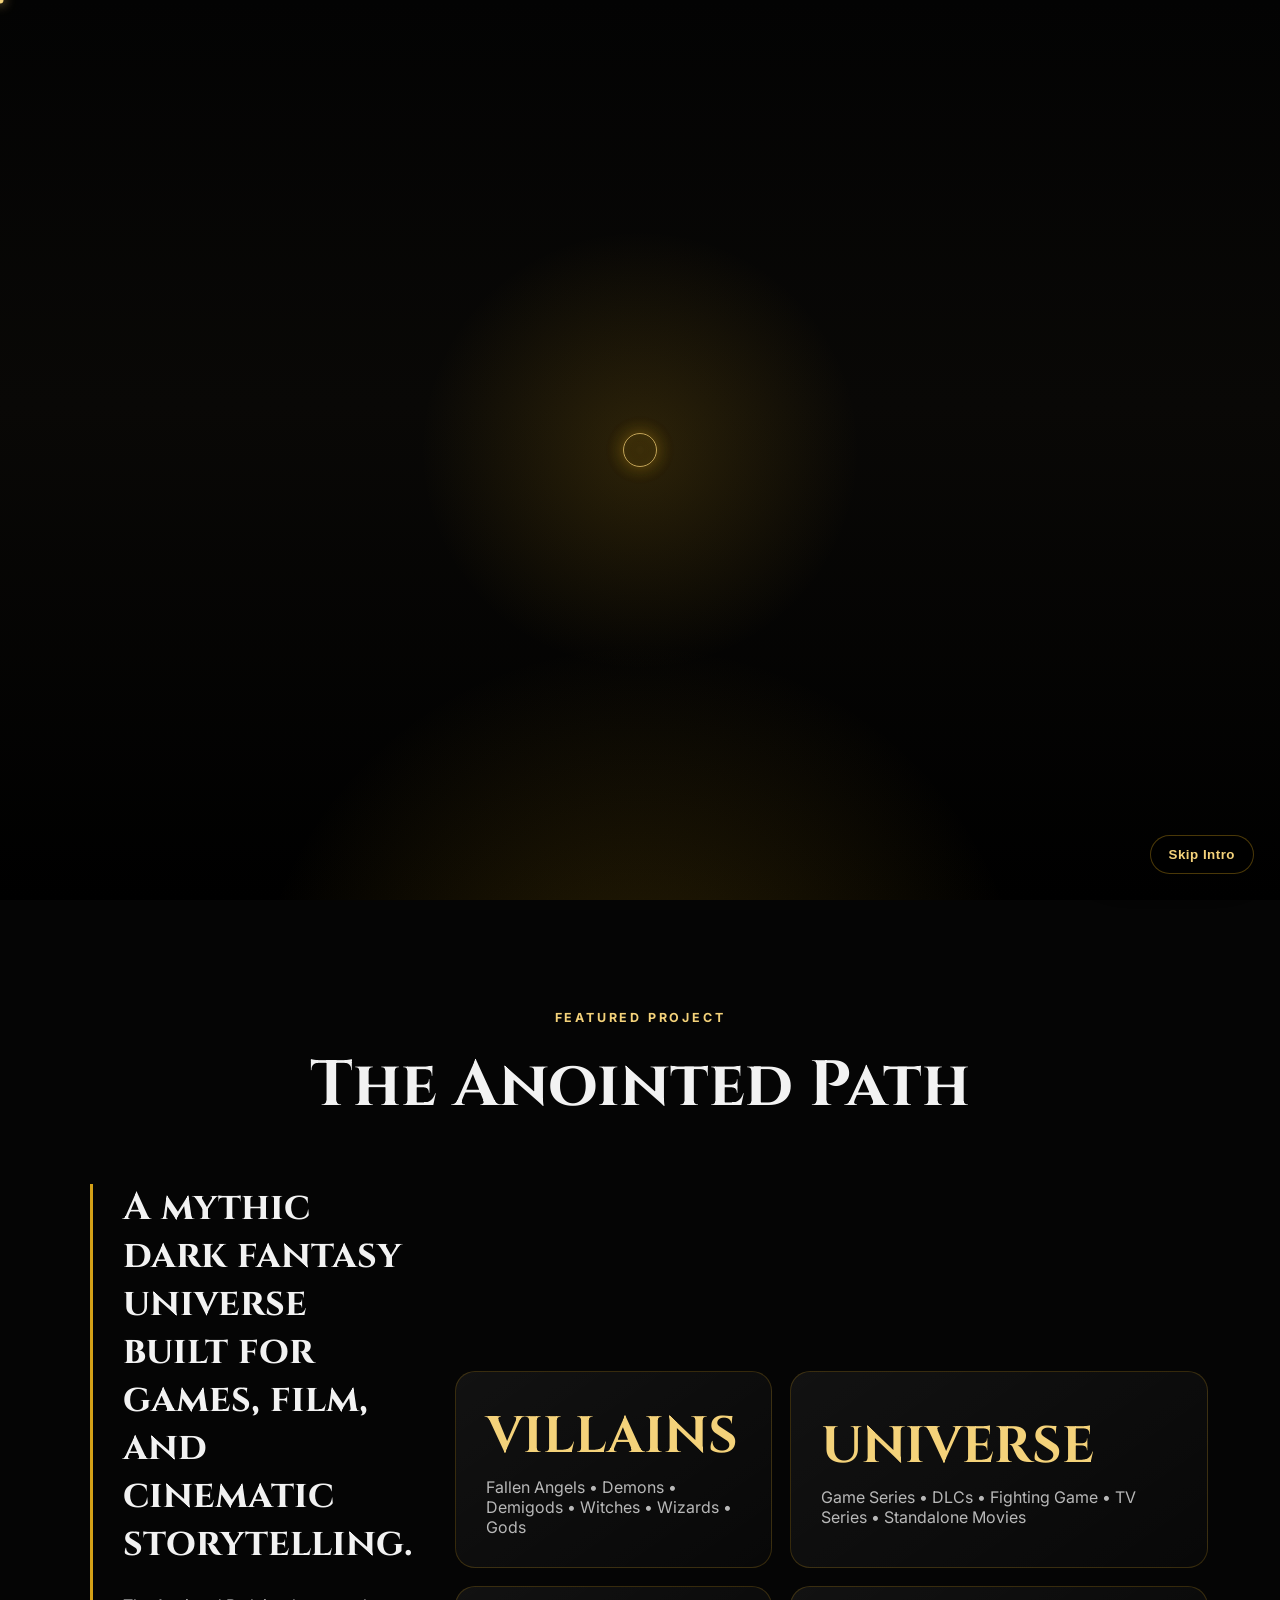
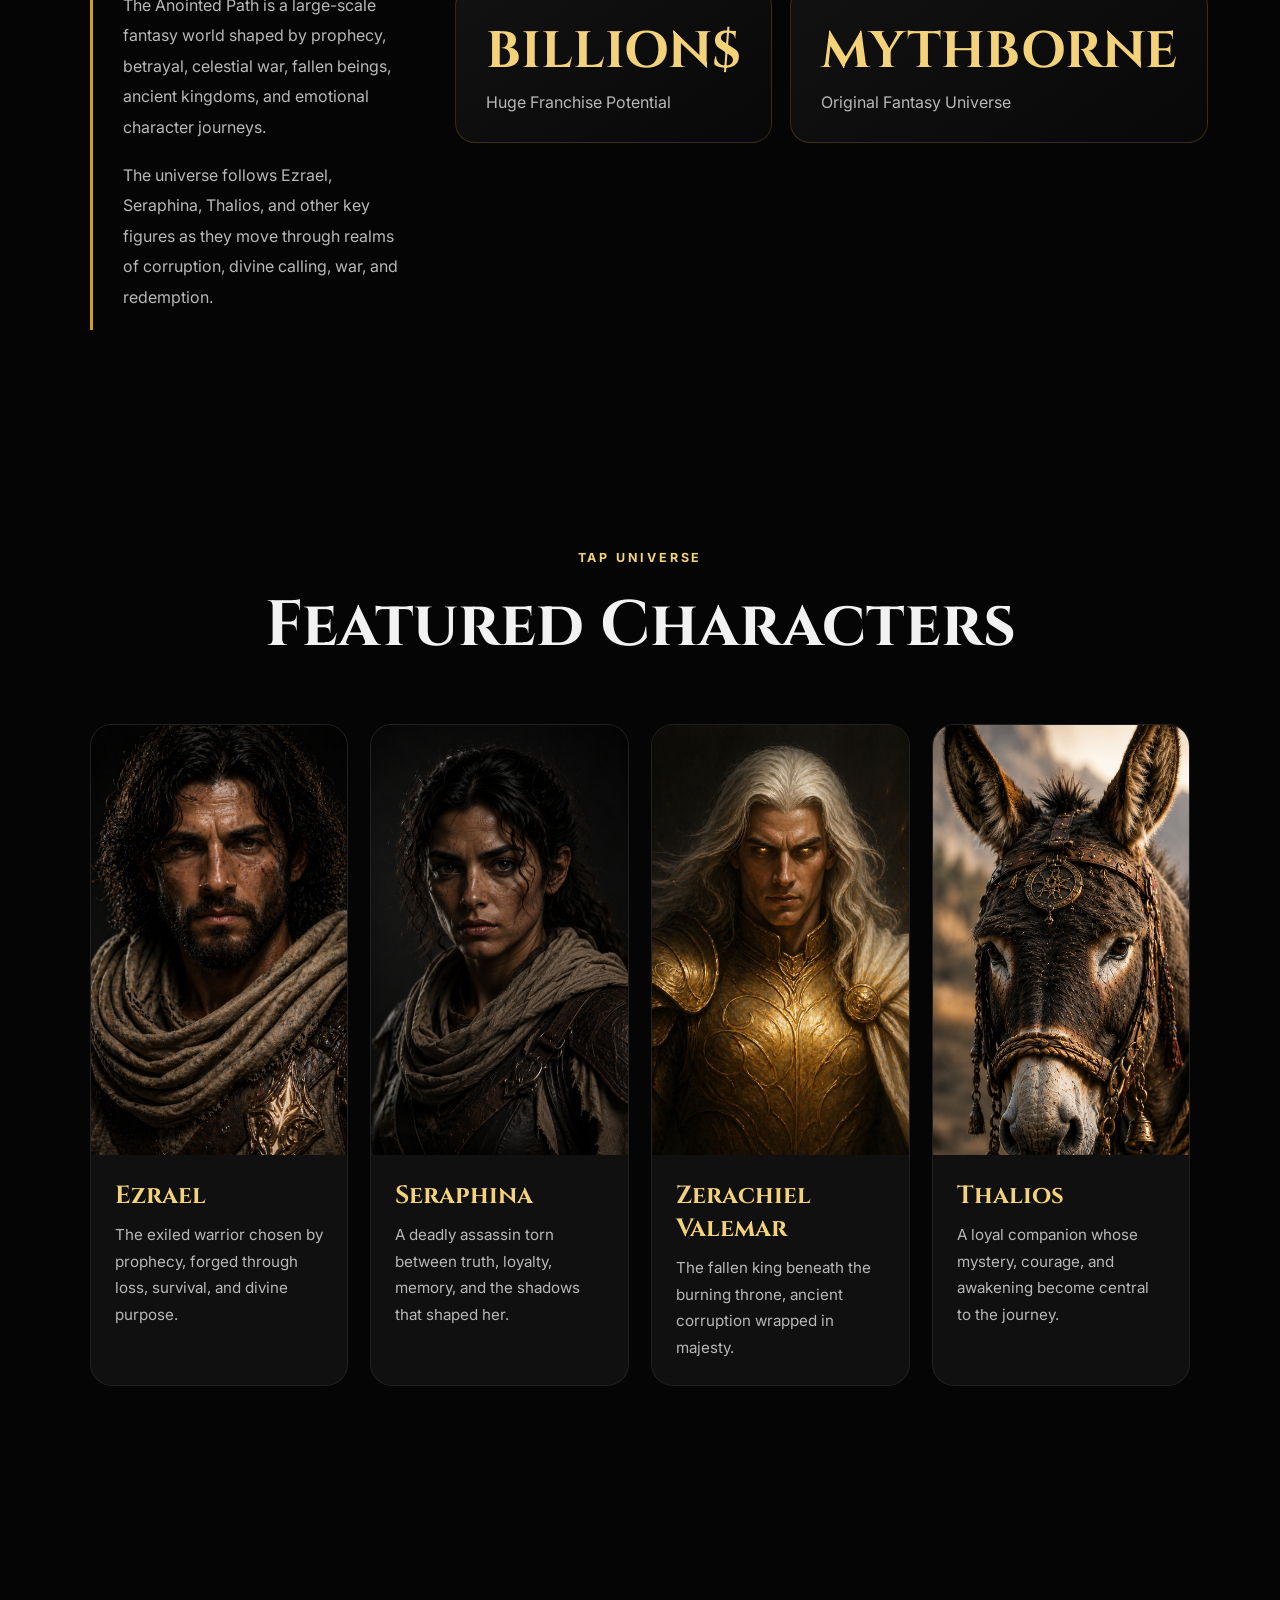
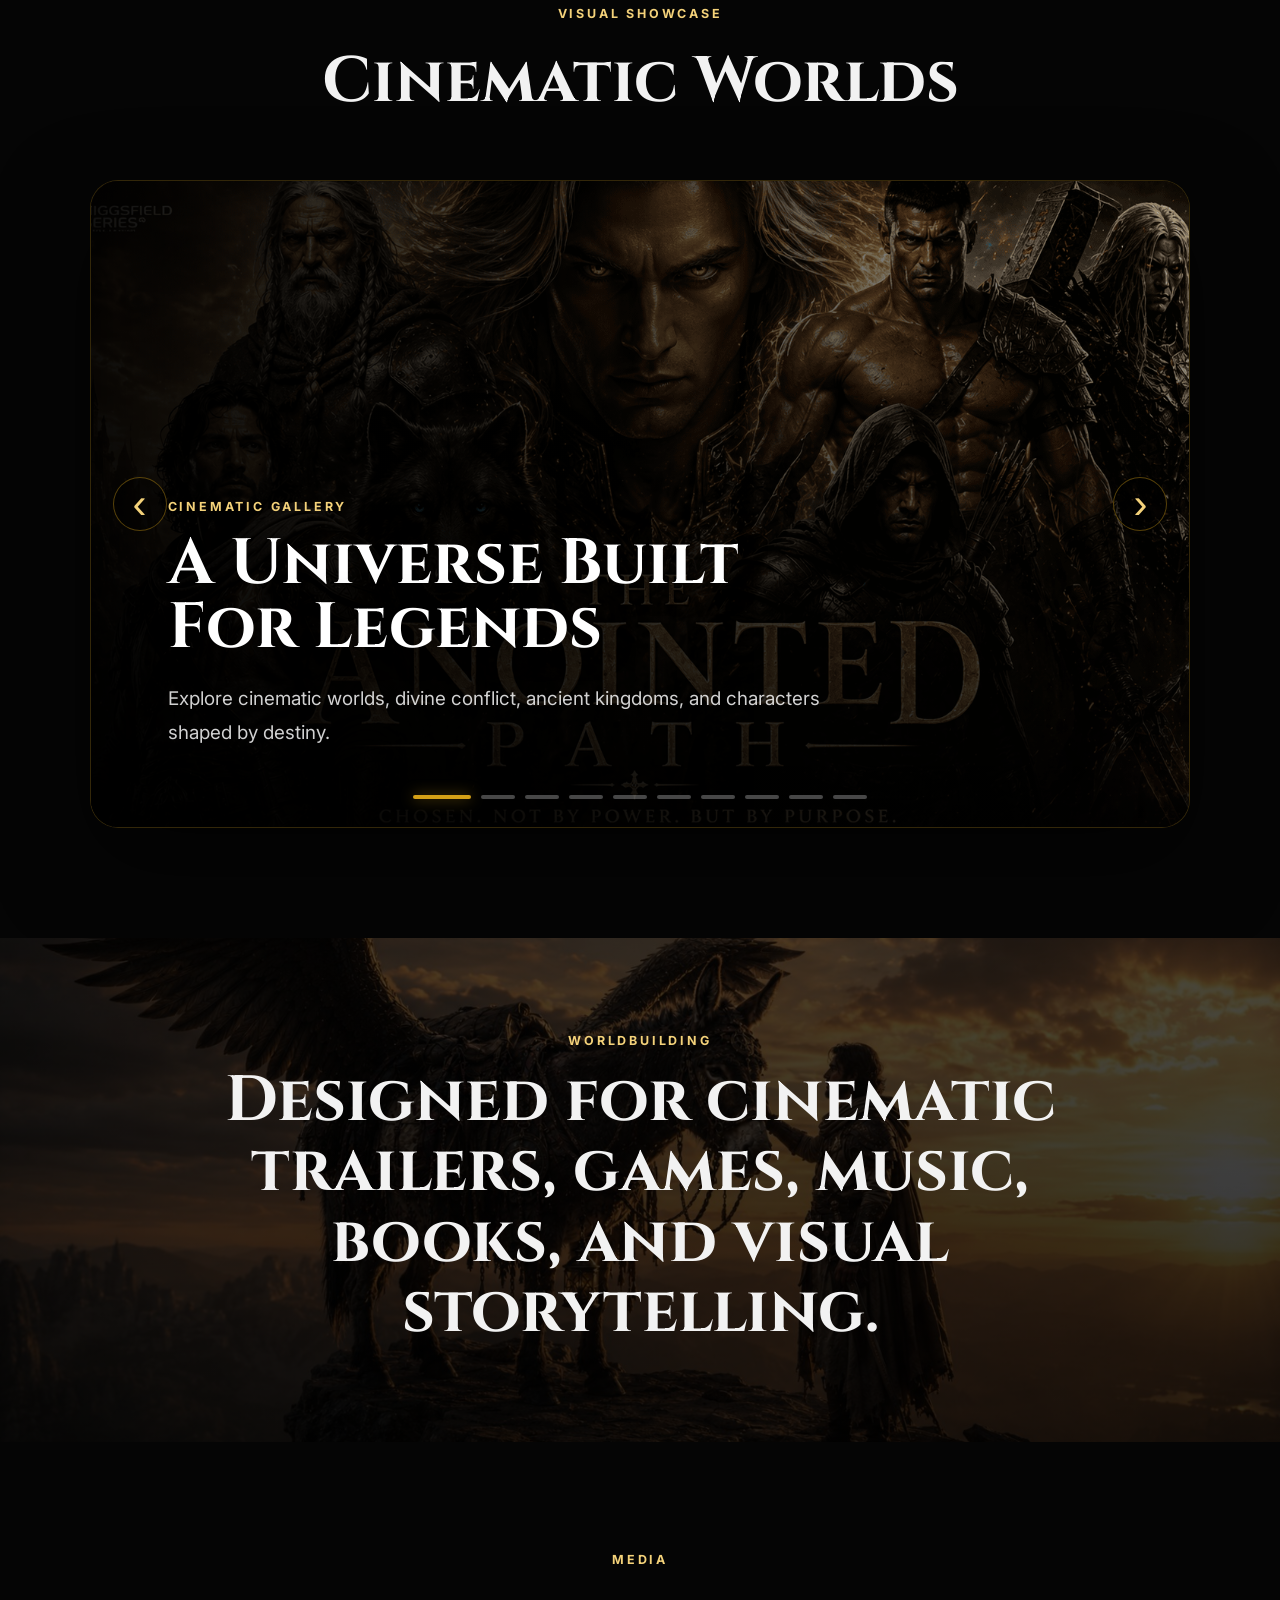
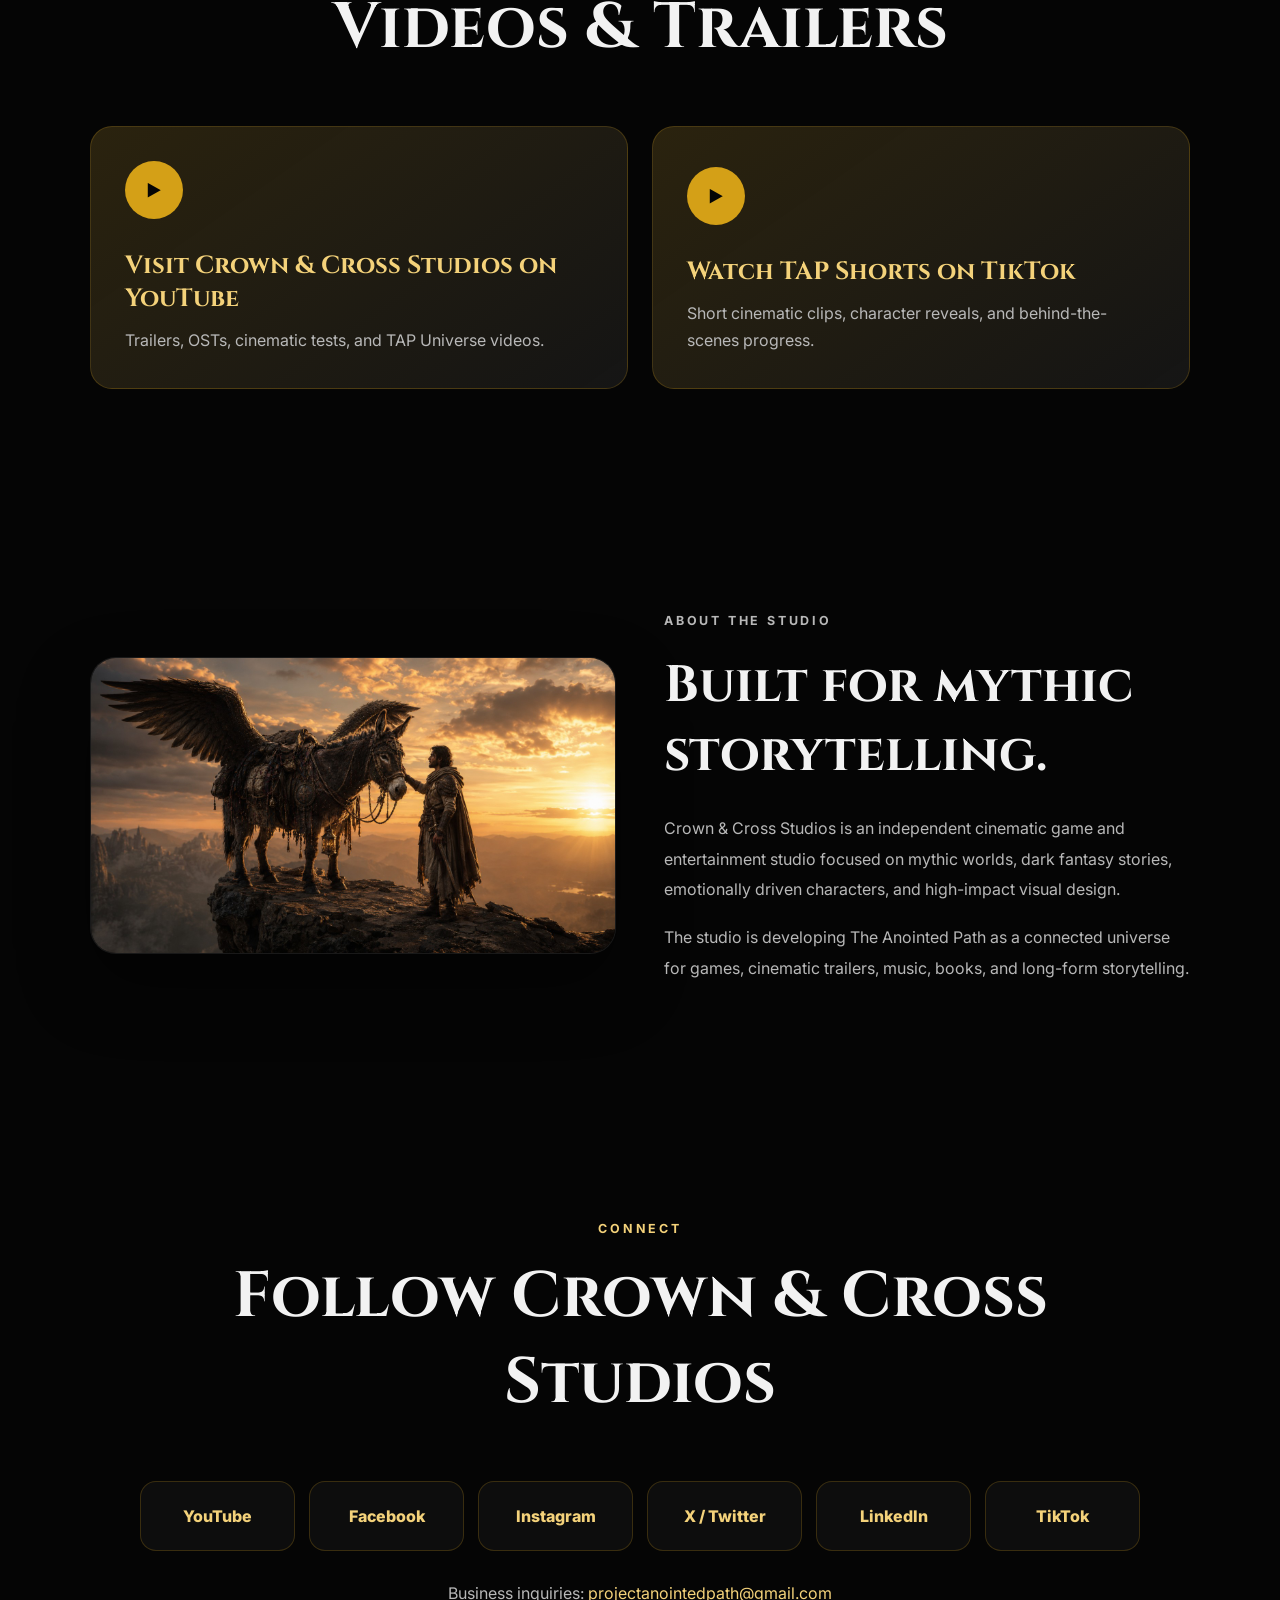
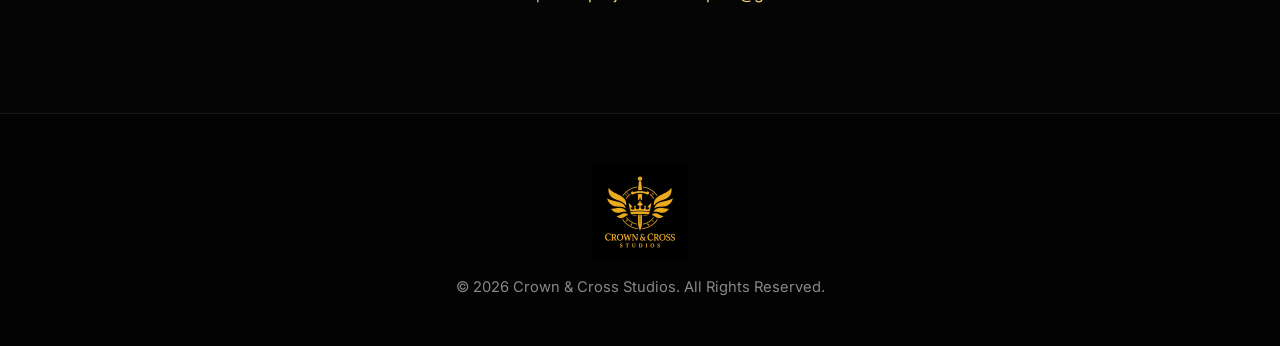
<file: index.html>
<!DOCTYPE html>
<html lang="en">
<head>
  <meta charset="UTF-8" />
  <meta name="viewport" content="width=device-width, initial-scale=1.0" />

  <title>Crown & Cross Studios</title>
  <meta name="description" content="Crown & Cross Studios creates cinematic worlds through mythic storytelling, games, film, and visual design." />

  <link rel="preconnect" href="https://fonts.googleapis.com">
  <link rel="preconnect" href="https://fonts.gstatic.com" crossorigin>
  <link href="https://fonts.googleapis.com/css2?family=Cinzel:wght@500;600;700&family=Inter:wght@300;400;500;600;700&display=swap" rel="stylesheet">

  
<link rel="preload" as="image" href="assets/hero-ezrael-thalios.png">
<link rel="preload" as="image" href="assets/hero-atmosphere.png">
<link rel="preload" as="image" href="assets/logo.png">

  <link rel="stylesheet" href="css/style.css" />




<style id="early-black-paint">
  html, body {
    background: #050505 !important;
    color: #f2f2f2;
    min-height: 100%;
  }

  body {
    background-color: #050505 !important;
  }
</style>

</head>

<body>

<!-- Custom Cursor -->
<div class="custom-cursor" id="customCursor"></div>
<div class="cursor-ring" id="cursorRing"></div>
<div class="cursor-glow" id="cursorGlow"></div>


<!-- Cinematic Embers -->
<div class="embers-container" aria-hidden="true">
  <div class="ember ember-1"></div>
  <div class="ember ember-2"></div>
  <div class="ember ember-3"></div>
  <div class="ember ember-4"></div>
  <div class="ember ember-5"></div>
  <div class="ember ember-6"></div>
  <div class="ember ember-7"></div>
  <div class="ember ember-8"></div>
  <div class="ember ember-9"></div>
  <div class="ember ember-10"></div>
  <div class="ember ember-11"></div>
  <div class="ember ember-12"></div>
</div>


<!-- Crown & Cross Cinematic Intro -->
<div class="studio-intro" id="studioIntro">
  <div class="intro-clouds"></div>
  <div class="intro-light"></div>
  <div class="intro-ring"></div>

  <div class="intro-logo-wrap">
    <img src="assets/logo.png" alt="Crown & Cross Studios Logo" class="intro-logo">
    <h1>Crown & Cross Studios</h1>
    <p>Mythic Worlds. Cinematic Stories.</p>
  </div>

  <button class="skip-intro" id="skipIntro" type="button">Skip Intro</button>
</div>

<header class="site-header">
    <a href="#home" class="brand">
      <img src="assets/logo.png" alt="Crown & Cross Studios Logo" />
      <span>Crown & Cross</span>
    </a>

    <button class="menu-toggle" id="menuToggle" aria-label="Open navigation menu">
      <span></span>
      <span></span>
      <span></span>
    </button>

    <nav class="site-nav" id="siteNav">
      <a href="#home">Home</a>
      <a href="#project">The Anointed Path</a>
      <a href="#characters">Characters</a>
      <a href="#videos">Videos</a>
      <a href="#about">About</a>
      <a href="#contact">Contact</a>
    </nav>
  </header>

  <main>

    <section class="hero" id="home">
      <div class="hero-bg"></div>
      <div class="hero-overlay"></div>
      <div class="grain"></div>

      <div class="hero-content">
        <p class="eyebrow">Independent Cinematic Game & Entertainment Studio</p>
        <h1>Crown & Cross Studios</h1>
        <p class="hero-copy">
          Creating cinematic worlds through mythic storytelling, dark fantasy, games,
          film, and visually driven universes.
        </p>

        <div class="hero-actions">
          <a href="#project" class="btn btn-primary">Explore TAP Universe</a>
          <a href="#videos" class="btn btn-secondary">Watch Videos</a>
        </div>
      </div>
    </section>

    <section class="intro-panel" id="project">
      <div class="section-heading">
        <p class="eyebrow">Featured Project</p>
        <h2>The Anointed Path</h2>
      </div>

      <div class="project-grid">
        <div class="project-copy">
          <h3>A mythic dark fantasy universe built for games, film, and cinematic storytelling.</h3>
          <p>
            The Anointed Path is a large-scale fantasy world shaped by prophecy,
            betrayal, celestial war, fallen beings, ancient kingdoms, and emotional character journeys.
          </p>
          <p>
            The universe follows Ezrael, Seraphina, Thalios, and other key figures as they move through
            realms of corruption, divine calling, war, and redemption.
          </p>
        </div>

        <div class="stat-grid">
          <article>
            <strong>VILLAINS</strong>
            <span>Fallen Angels • Demons • Demigods • Witches • Wizards • Gods</span>
          </article>
          <article>
            <strong>UNIVERSE</strong>
            <span>Game Series • DLCs • Fighting Game • TV Series • Standalone Movies</span>
          </article>
          <article>
            <strong>BILLION$</strong>
            <span>Huge Franchise Potential</span>
          </article>
          <article>
            <strong>MYTHBORNE</strong>
            <span>Original Fantasy Universe</span>
          </article>
        </div>
      </div>
    </section>

    <section class="characters-section" id="characters">
      <div class="section-heading">
        <p class="eyebrow">TAP Universe</p>
        <h2>Featured Characters</h2>
      </div>

      <div class="character-grid">
        <article class="character-card">
          <img src="assets/ezrael.jpg" alt="Ezrael character art" />
          <div>
            <h3>Ezrael</h3>
            <p>The exiled warrior chosen by prophecy, forged through loss, survival, and divine purpose.</p>
          </div>
        </article>

        <article class="character-card">
          <img src="assets/seraphina.png" alt="Seraphina character art" />
          <div>
            <h3>Seraphina</h3>
            <p>A deadly assassin torn between truth, loyalty, memory, and the shadows that shaped her.</p>
          </div>
        </article>

        <article class="character-card">
          <img src="assets/zerachiel.png" alt="Zerachiel Valemar character art" />
          <div>
            <h3>Zerachiel Valemar</h3>
            <p>The fallen king beneath the burning throne, ancient corruption wrapped in majesty.</p>
          </div>
        </article>

        <article class="character-card">
          <img src="assets/thalios.png" alt="Thalios character art" />
          <div>
            <h3>Thalios</h3>
            <p>A loyal companion whose mystery, courage, and awakening become central to the journey.</p>
          </div>
        </article>
      </div>
    </section>

<section class="slideshow-section" id="cinematic-gallery">
  <div class="section-heading">
    <p class="eyebrow">Visual Showcase</p>
    <h2>Cinematic Worlds</h2>
  </div>

  <div class="cinematic-slider" id="cinematicSlider">
    <div class="slides-wrap">
      
      <article class="cinematic-slide active">
        <img src="assets/slideshow/poster 1.png" alt="A Universe Built For Legends">
        <div class="slide-shade"></div>
        <div class="slide-copy">
          <p class="eyebrow">Cinematic Gallery</p>
          <h3>A Universe Built For Legends</h3>
          <p>Explore cinematic worlds, divine conflict, ancient kingdoms, and characters shaped by destiny.</p>
        </div>
      </article>

      <article class="cinematic-slide">
        <img src="assets/slideshow/poster 2.png" alt="Where Heaven And Darkness Collide">
        <div class="slide-shade"></div>
        <div class="slide-copy">
          <p class="eyebrow">Cinematic Gallery</p>
          <h3>Where Heaven And Darkness Collide</h3>
          <p>A dark fantasy vision built for emotional storytelling, combat, mythology, and spectacle.</p>
        </div>
      </article>

      <article class="cinematic-slide">
        <img src="assets/slideshow/poster 3.png" alt="The Mythborne Saga Begins">
        <div class="slide-shade"></div>
        <div class="slide-copy">
          <p class="eyebrow">Cinematic Gallery</p>
          <h3>The Mythborne Saga Begins</h3>
          <p>The Anointed Path expands beyond one game into a connected entertainment universe.</p>
        </div>
      </article>

      <article class="cinematic-slide">
        <img src="assets/slideshow/poster 7.png" alt="Kingdoms Rise. Darkness Answers.">
        <div class="slide-shade"></div>
        <div class="slide-copy">
          <p class="eyebrow">Cinematic Gallery</p>
          <h3>Kingdoms Rise. Darkness Answers.</h3>
          <p>Every realm carries history, danger, prophecy, and visual identity.</p>
        </div>
      </article>

      <article class="cinematic-slide">
        <img src="assets/slideshow/poster 6.png" alt="Games. Film. Television. Music.">
        <div class="slide-shade"></div>
        <div class="slide-copy">
          <p class="eyebrow">Cinematic Gallery</p>
          <h3>Games. Film. Television. Music.</h3>
          <p>Designed for game series, DLCs, fighting experiences, TV series, and standalone films.</p>
        </div>
      </article>

      <article class="cinematic-slide">
        <img src="assets/slideshow/poster 4.png" alt="A Franchise Forged In Fire">
        <div class="slide-shade"></div>
        <div class="slide-copy">
          <p class="eyebrow">Cinematic Gallery</p>
          <h3>A Franchise Forged In Fire</h3>
          <p>A mythic IP with massive long-term storytelling potential.</p>
        </div>
      </article>

      <article class="cinematic-slide">
        <img src="assets/slideshow/poster.png" alt="Characters Built For Cinema">
        <div class="slide-shade"></div>
        <div class="slide-copy">
          <p class="eyebrow">Cinematic Gallery</p>
          <h3>Characters Built For Cinema</h3>
          <p>Heroes, villains, beasts, angels, demons, and legends collide across Elarion.</p>
        </div>
      </article>

      <article class="cinematic-slide">
        <img src="assets/slideshow/poster 10.png" alt="The Anointed Universe Expands">
        <div class="slide-shade"></div>
        <div class="slide-copy">
          <p class="eyebrow">Cinematic Gallery</p>
          <h3>The Anointed Universe Expands</h3>
          <p>A cinematic world where each image carries a story.</p>
        </div>
      </article>

      <article class="cinematic-slide">
        <img src="assets/slideshow/poster 11.png" alt="From Prophecy To War">
        <div class="slide-shade"></div>
        <div class="slide-copy">
          <p class="eyebrow">Cinematic Gallery</p>
          <h3>From Prophecy To War</h3>
          <p>A journey of exile, survival, faith, betrayal, and redemption.</p>
        </div>
      </article>

      <article class="cinematic-slide">
        <img src="assets/slideshow/poster 12.png" alt="The Next Great Fantasy IP">
        <div class="slide-shade"></div>
        <div class="slide-copy">
          <p class="eyebrow">Cinematic Gallery</p>
          <h3>The Next Great Fantasy IP</h3>
          <p>Crown & Cross Studios presents a universe built to grow.</p>
        </div>
      </article>

    </div>

    <button class="slider-control slider-prev" id="sliderPrev" type="button" aria-label="Previous slide">‹</button>
    <button class="slider-control slider-next" id="sliderNext" type="button" aria-label="Next slide">›</button>

    <div class="slide-dots" id="slideDots">
      <button class="slide-dot active" data-slide="0" aria-label="Go to slide 1"></button><button class="slide-dot" data-slide="1" aria-label="Go to slide 2"></button><button class="slide-dot" data-slide="2" aria-label="Go to slide 3"></button><button class="slide-dot" data-slide="3" aria-label="Go to slide 4"></button><button class="slide-dot" data-slide="4" aria-label="Go to slide 5"></button><button class="slide-dot" data-slide="5" aria-label="Go to slide 6"></button><button class="slide-dot" data-slide="6" aria-label="Go to slide 7"></button><button class="slide-dot" data-slide="7" aria-label="Go to slide 8"></button><button class="slide-dot" data-slide="8" aria-label="Go to slide 9"></button><button class="slide-dot" data-slide="9" aria-label="Go to slide 10"></button>
    </div>
  </div>
</section>

<section class="cinematic-strip">
      <div>
        <p class="eyebrow">Worldbuilding</p>
        <h2>Designed for cinematic trailers, games, music, books, and visual storytelling.</h2>
      </div>
    </section>

    <section class="videos-section" id="videos">
      <div class="section-heading">
        <p class="eyebrow">Media</p>
        <h2>Videos & Trailers</h2>
      </div>

      <div class="video-grid">
        <a class="video-card" href="https://www.youtube.com/@CrownCrossStudios" target="_blank" rel="noopener">
          <span class="play-icon">▶</span>
          <h3>Visit Crown & Cross Studios on YouTube</h3>
          <p>Trailers, OSTs, cinematic tests, and TAP Universe videos.</p>
        </a>

        <a class="video-card" href="https://www.tiktok.com/@crowncrossstudios" target="_blank" rel="noopener">
          <span class="play-icon">▶</span>
          <h3>Watch TAP Shorts on TikTok</h3>
          <p>Short cinematic clips, character reveals, and behind-the-scenes progress.</p>
        </a>
      </div>
    </section>

    <section class="about-section" id="about">
      <div class="about-image">
        <img src="assets/hero-atmosphere.png" alt="Cinematic fantasy scene from The Anointed Path" />
      </div>

      <div class="about-copy">
        <p class="eyebrow">About The Studio</p>
        <h2>Built for mythic storytelling.</h2>
        <p>
          Crown & Cross Studios is an independent cinematic game and entertainment studio
          focused on mythic worlds, dark fantasy stories, emotionally driven characters,
          and high-impact visual design.
        </p>
        <p>
          The studio is developing The Anointed Path as a connected universe for games,
          cinematic trailers, music, books, and long-form storytelling.
        </p>
      </div>
    </section>

    <section class="contact-section" id="contact">
      <div class="section-heading">
        <p class="eyebrow">Connect</p>
        <h2>Follow Crown & Cross Studios</h2>
      </div>

      <div class="social-grid">
        <a href="https://www.youtube.com/@CrownCrossStudios" target="_blank" rel="noopener">YouTube</a>
        <a href="https://www.facebook.com/CrownAndCrossStudios" target="_blank" rel="noopener">Facebook</a>
        <a href="https://www.instagram.com/crowncrossstudios/" target="_blank" rel="noopener">Instagram</a>
        <a href="https://x.com/CnCStudios_" target="_blank" rel="noopener">X / Twitter</a>
        <a href="https://www.linkedin.com/company/107201463/" target="_blank" rel="noopener">LinkedIn</a>
        <a href="https://www.tiktok.com/@crowncrossstudios" target="_blank" rel="noopener">TikTok</a>
      </div>

      <p class="email-line">
        Business inquiries:
        <a href="mailto:projectanointedpath@gmail.com">projectanointedpath@gmail.com</a>
      </p>
    </section>

  </main>

  <footer class="site-footer">
    <img src="assets/logo.png" alt="Crown & Cross Studios Logo" />
    <p>© 2026 Crown & Cross Studios. All Rights Reserved.</p>
  </footer>


<!-- Background Music -->
<div class="music-player" id="musicPlayer">
  <button id="musicToggle" class="music-toggle" type="button" aria-label="Play background music">
    <span id="musicIcon">▶</span>
  </button>
  <span class="music-label" id="musicLabel">Play Music</span>
</div>

<audio id="bgMusic" preload="auto" loop>
  <source src="assets/Gate of Elarion.mp3" type="audio/mpeg">
</audio>

<script src="js/script.js"></script>

</body>
</html>
</file>
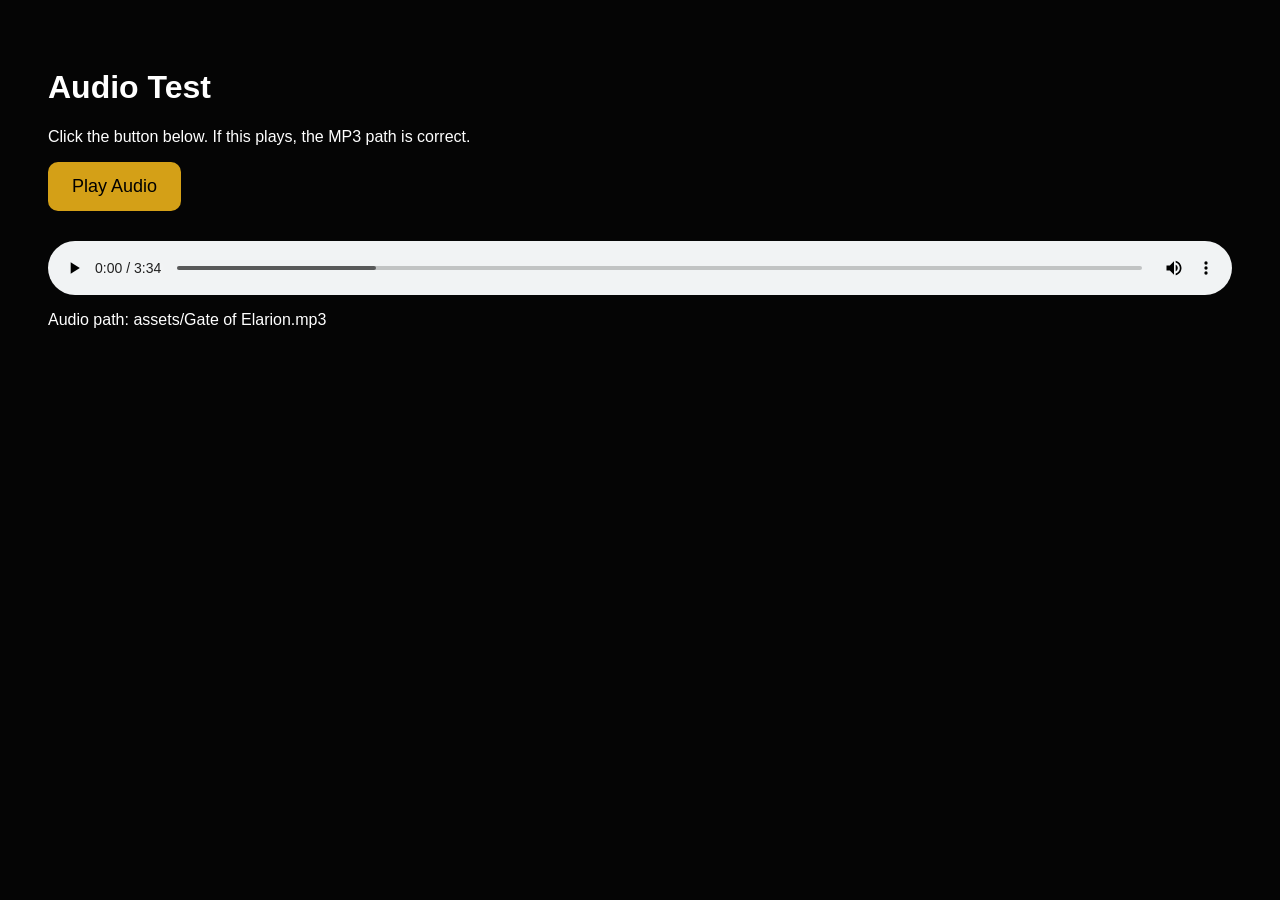
<file: audio-test.html>
<!DOCTYPE html>
<html>
<head>
<title>Audio Test</title>
<style>
body{background:#050505;color:white;font-family:Arial;padding:40px;}
button{font-size:18px;padding:14px 24px;cursor:pointer;background:#d4a017;border:0;border-radius:10px;}
</style>
</head>
<body>
<h1>Audio Test</h1>
<p>Click the button below. If this plays, the MP3 path is correct.</p>
<button onclick="document.getElementById('testAudio').play()">Play Audio</button>
<audio id="testAudio" controls loop src="assets/Gate of Elarion.mp3" style="display:block;margin-top:30px;width:100%;"></audio>
<p>Audio path: assets/Gate of Elarion.mp3</p>
</body>
</html>
</file>
<file: css/style.css>
* {
  margin: 0;
  padding: 0;
  box-sizing: border-box;
}

:root {
  --black: #050505;
  --black-soft: #0d0d0d;
  --gold: #d4a017;
  --gold-light: #f4d27a;
  --white: #f2f2f2;
  --muted: #b8b8b8;
  --line: rgba(212, 160, 23, 0.22);
}

html {
  scroll-behavior: smooth;
}

body {
  background: var(--black);
  color: var(--white);
  font-family: "Inter", sans-serif;
  overflow-x: hidden;
}

img {
  max-width: 100%;
  display: block;
}

a {
  color: inherit;
}

.site-loader {
  position: fixed;
  inset: 0;
  z-index: 9999;
  background: #030303;
  display: grid;
  place-items: center;
  gap: 18px;
  transition: opacity 0.8s ease, visibility 0.8s ease;
}

.site-loader img {
  width: 120px;
  filter: drop-shadow(0 0 20px rgba(212, 160, 23, 0.45));
}

.site-loader span {
  color: var(--gold);
  font-family: "Cinzel", serif;
  letter-spacing: 4px;
  font-size: 0.9rem;
}

.site-loader.hide {
  opacity: 0;
  visibility: hidden;
}

.site-header {
  position: fixed;
  top: 0;
  left: 0;
  width: 100%;
  z-index: 50;
  padding: 22px 7%;
  display: flex;
  align-items: center;
  justify-content: space-between;
  background: linear-gradient(to bottom, rgba(0,0,0,0.86), rgba(0,0,0,0));
}

.brand {
  display: flex;
  align-items: center;
  gap: 14px;
  text-decoration: none;
}

.brand img {
  width: 58px;
  height: 58px;
  object-fit: contain;
}

.brand span {
  font-family: "Cinzel", serif;
  color: var(--gold);
  font-weight: 700;
  letter-spacing: 1.8px;
  text-transform: uppercase;
}

.site-nav {
  display: flex;
  gap: 28px;
  align-items: center;
}

.site-nav a {
  text-decoration: none;
  color: rgba(255,255,255,0.86);
  font-weight: 600;
  font-size: 0.92rem;
  transition: 0.25s ease;
}

.site-nav a:hover {
  color: var(--gold-light);
}

.menu-toggle {
  display: none;
  background: transparent;
  border: 1px solid var(--line);
  width: 46px;
  height: 42px;
  border-radius: 8px;
  padding: 9px;
  cursor: pointer;
}

.menu-toggle span {
  display: block;
  height: 2px;
  background: var(--gold);
  margin: 5px 0;
}

.hero {
  position: relative;
  min-height: 100vh;
  display: flex;
  align-items: center;
  padding: 150px 7% 90px;
  overflow: hidden;
}

.hero-bg {
  position: absolute;
  inset: 0;
  background-image: url("../assets/hero-ezrael-thalios.png");
  background-size: cover;
  background-position: center right;
  transform: scale(1.02);
}

.hero-overlay {
  position: absolute;
  inset: 0;
  background:
    radial-gradient(circle at 75% 45%, rgba(212,160,23,0.12), transparent 26%),
    linear-gradient(to right, rgba(0,0,0,0.95) 0%, rgba(0,0,0,0.78) 38%, rgba(0,0,0,0.35) 100%),
    linear-gradient(to top, rgba(0,0,0,0.96), rgba(0,0,0,0.1));
}

.grain {
  pointer-events: none;
  position: absolute;
  inset: 0;
  opacity: 0.12;
  background-image:
    linear-gradient(rgba(255,255,255,0.05) 1px, transparent 1px),
    linear-gradient(90deg, rgba(255,255,255,0.035) 1px, transparent 1px);
  background-size: 4px 4px;
  mix-blend-mode: overlay;
}

.hero-content {
  position: relative;
  z-index: 2;
  max-width: 760px;
}

.eyebrow {
  color: var(--gold-light);
  text-transform: uppercase;
  letter-spacing: 2.8px;
  font-weight: 700;
  font-size: 0.78rem;
  margin-bottom: 18px;
}

h1, h2, h3 {
  font-family: "Cinzel", serif;
}

.hero h1 {
  font-size: clamp(3rem, 7vw, 6.7rem);
  line-height: 0.95;
  letter-spacing: -1px;
  margin-bottom: 28px;
  text-shadow: 0 0 28px rgba(0,0,0,0.7);
}

.hero-copy {
  color: rgba(255,255,255,0.84);
  font-size: clamp(1rem, 2vw, 1.22rem);
  line-height: 1.85;
  max-width: 620px;
  margin-bottom: 38px;
}

.hero-actions {
  display: flex;
  gap: 18px;
  flex-wrap: wrap;
}

.btn {
  display: inline-flex;
  align-items: center;
  justify-content: center;
  min-height: 52px;
  padding: 0 28px;
  border-radius: 999px;
  text-decoration: none;
  font-weight: 800;
  transition: 0.25s ease;
}

.btn-primary {
  background: var(--gold);
  color: #050505;
}

.btn-secondary {
  border: 1px solid var(--gold);
  color: var(--gold-light);
}

.btn:hover {
  transform: translateY(-3px);
  box-shadow: 0 14px 40px rgba(212,160,23,0.18);
}

section {
  position: relative;
}

.intro-panel,
.characters-section,
.videos-section,
.contact-section {
  padding: 110px 7%;
}

.section-heading {
  max-width: 840px;
  margin: 0 auto 55px;
  text-align: center;
}

.section-heading h2 {
  font-size: clamp(2.2rem, 5vw, 4.4rem);
  color: var(--white);
}

.project-grid {
  display: grid;
  grid-template-columns: 1.1fr 1fr;
  gap: 42px;
  align-items: center;
}

.project-copy {
  border-left: 3px solid var(--gold);
  padding-left: 30px;
}

.project-copy h3 {
  font-size: clamp(1.6rem, 3vw, 2.6rem);
  line-height: 1.25;
  margin-bottom: 22px;
}

.project-copy p,
.about-copy p {
  color: var(--muted);
  line-height: 1.9;
  margin-bottom: 18px;
}

.stat-grid {
  display: grid;
  grid-template-columns: repeat(2, 1fr);
  gap: 18px;
}

.stat-grid article {
  min-height: 150px;
  border: 1px solid var(--line);
  background: linear-gradient(145deg, rgba(255,255,255,0.055), rgba(255,255,255,0.015));
  border-radius: 20px;
  padding: 30px;
  display: grid;
  align-content: center;
}

.stat-grid strong {
  font-family: "Cinzel", serif;
  color: var(--gold-light);
  font-size: clamp(2rem, 4vw, 3.4rem);
}

.stat-grid span {
  color: var(--muted);
  margin-top: 6px;
}

.characters-section {
  background: #080808;
}

.character-grid {
  display: grid;
  grid-template-columns: repeat(4, 1fr);
  gap: 22px;
}

.character-card {
  background: #101010;
  border: 1px solid rgba(255,255,255,0.07);
  border-radius: 22px;
  overflow: hidden;
  transition: 0.3s ease;
}

.character-card:hover {
  transform: translateY(-8px);
  border-color: var(--gold);
}

.character-card img {
  width: 100%;
  height: 430px;
  object-fit: cover;
  object-position: center top;
}

.character-card div {
  padding: 24px;
}

.character-card h3 {
  color: var(--gold-light);
  font-size: 1.55rem;
  margin-bottom: 10px;
}

.character-card p {
  color: var(--muted);
  line-height: 1.75;
  font-size: 0.95rem;
}

.cinematic-strip {
  min-height: 56vh;
  background:
    linear-gradient(rgba(0,0,0,0.70), rgba(0,0,0,0.82)),
    url("../assets/hero-atmosphere.png");
  background-size: cover;
  background-position: center;
  display: grid;
  place-items: center;
  text-align: center;
  padding: 80px 7%;
}

.cinematic-strip h2 {
  max-width: 1000px;
  font-size: clamp(2rem, 5vw, 4.5rem);
  line-height: 1.1;
}

.video-grid {
  display: grid;
  grid-template-columns: repeat(2, 1fr);
  gap: 24px;
}

.video-card {
  position: relative;
  min-height: 260px;
  padding: 34px;
  border: 1px solid var(--line);
  border-radius: 22px;
  background:
    linear-gradient(145deg, rgba(212,160,23,0.15), rgba(255,255,255,0.03)),
    #0d0d0d;
  text-decoration: none;
  display: flex;
  flex-direction: column;
  justify-content: end;
  overflow: hidden;
  transition: 0.3s ease;
}

.video-card:hover {
  transform: translateY(-7px);
  border-color: var(--gold-light);
}

.play-icon {
  width: 58px;
  height: 58px;
  border-radius: 50%;
  display: grid;
  place-items: center;
  background: var(--gold);
  color: #050505;
  font-weight: 900;
  margin-bottom: 30px;
}

.video-card h3 {
  color: var(--gold-light);
  margin-bottom: 12px;
  font-size: 1.55rem;
}

.video-card p {
  color: var(--muted);
  line-height: 1.7;
}

.about-section {
  padding: 110px 7%;
  display: grid;
  grid-template-columns: 1fr 1fr;
  gap: 48px;
  align-items: center;
  background: #080808;
}

.about-image img {
  border-radius: 26px;
  border: 1px solid rgba(255,255,255,0.08);
  box-shadow: 0 30px 70px rgba(0,0,0,0.45);
}

.about-copy h2 {
  font-size: clamp(2.1rem, 4vw, 4rem);
  margin-bottom: 24px;
}

.social-grid {
  max-width: 1000px;
  margin: 0 auto;
  display: grid;
  grid-template-columns: repeat(6, 1fr);
  gap: 14px;
}

.social-grid a {
  min-height: 70px;
  display: grid;
  place-items: center;
  text-align: center;
  border: 1px solid var(--line);
  border-radius: 16px;
  text-decoration: none;
  color: var(--gold-light);
  background: rgba(255,255,255,0.035);
  font-weight: 800;
  transition: 0.25s ease;
}

.social-grid a:hover {
  background: var(--gold);
  color: #050505;
  transform: translateY(-4px);
}

.email-line {
  text-align: center;
  color: var(--muted);
  margin-top: 32px;
}

.email-line a {
  color: var(--gold-light);
  text-decoration: none;
}

.site-footer {
  padding: 50px 7%;
  border-top: 1px solid rgba(255,255,255,0.08);
  text-align: center;
  background: #030303;
}

.site-footer img {
  width: 96px;
  margin: 0 auto 18px;
}

.site-footer p {
  color: #888;
  font-size: 0.92rem;
}

@media (max-width: 1100px) {
  .character-grid {
    grid-template-columns: repeat(2, 1fr);
  }

  .social-grid {
    grid-template-columns: repeat(3, 1fr);
  }
}

@media (max-width: 820px) {
  .site-header {
    padding: 18px 5%;
  }

  .brand span {
    font-size: 0.85rem;
  }

  .menu-toggle {
    display: block;
  }

  .site-nav {
    position: absolute;
    top: 78px;
    right: 5%;
    width: min(320px, 90vw);
    background: rgba(5,5,5,0.96);
    border: 1px solid var(--line);
    border-radius: 18px;
    padding: 18px;
    display: none;
    flex-direction: column;
    align-items: stretch;
  }

  .site-nav.open {
    display: flex;
  }

  .site-nav a {
    padding: 12px 10px;
  }

  .hero {
    padding-inline: 5%;
  }

  .hero-bg {
    background-position: center;
  }

  .project-grid,
  .about-section,
  .video-grid {
    grid-template-columns: 1fr;
  }

  .intro-panel,
  .characters-section,
  .videos-section,
  .contact-section,
  .about-section {
    padding: 82px 5%;
  }
}

@media (max-width: 580px) {
  .character-grid,
  .stat-grid,
  .social-grid {
    grid-template-columns: 1fr;
  }

  .character-card img {
    height: 390px;
  }

  .hero-actions {
    flex-direction: column;
    align-items: stretch;
  }
}





/* Floating Music Player */
.music-player {
  position: fixed;
  right: 24px;
  bottom: 24px;
  z-index: 99999;
  display: flex;
  align-items: center;
  gap: 10px;
  padding: 9px 12px;
  border: 1px solid rgba(212, 160, 23, 0.45);
  border-radius: 999px;
  background: rgba(5, 5, 5, 0.8);
  backdrop-filter: blur(12px);
  box-shadow: 0 0 30px rgba(0,0,0,0.45);
}

.music-toggle {
  width: 52px;
  height: 52px;
  border-radius: 50%;
  border: none;
  cursor: pointer;
  background: #d4a017;
  color: #050505;
  font-size: 18px;
  font-weight: 900;
  display: grid;
  place-items: center;
  transition: transform 0.25s ease, box-shadow 0.25s ease;
}

.music-toggle:hover {
  transform: scale(1.07);
  box-shadow: 0 0 18px rgba(212, 160, 23, 0.65);
}

.music-label {
  color: #f4d27a;
  font-size: 0.82rem;
  font-weight: 700;
  letter-spacing: 0.4px;
  padding-right: 4px;
}

.music-player.is-playing .music-toggle {
  animation: musicPulse 1.4s infinite ease-in-out;
}

@keyframes musicPulse {
  0%, 100% { box-shadow: 0 0 0 rgba(212,160,23,0.0); }
  50% { box-shadow: 0 0 22px rgba(212,160,23,0.75); }
}

@media (max-width: 580px) {
  .music-player {
    right: 14px;
    bottom: 14px;
  }

  .music-label {
    display: none;
  }
}


/* Crown & Cross Cinematic Intro */
.studio-intro {
  position: fixed;
  inset: 0;
  z-index: 100000;
  background:
    radial-gradient(circle at center, rgba(212,160,23,0.18), transparent 28%),
    radial-gradient(circle at 50% 115%, rgba(212,160,23,0.2), transparent 32%),
    linear-gradient(180deg, #030303 0%, #090806 45%, #000 100%);
  overflow: hidden;
  display: grid;
  place-items: center;
  transition: opacity 1.2s ease, visibility 1.2s ease;
}

.studio-intro.hide {
  opacity: 0;
  visibility: hidden;
  pointer-events: none;
}

.intro-clouds {
  position: absolute;
  inset: -20%;
  background:
    radial-gradient(circle at 18% 45%, rgba(255,255,255,0.07), transparent 18%),
    radial-gradient(circle at 70% 30%, rgba(255,255,255,0.05), transparent 20%),
    radial-gradient(circle at 60% 75%, rgba(212,160,23,0.08), transparent 22%),
    radial-gradient(circle at 35% 70%, rgba(255,255,255,0.045), transparent 25%);
  filter: blur(28px);
  opacity: 0;
  animation: cloudReveal 5.8s ease forwards;
}

.intro-light {
  position: absolute;
  width: 72vw;
  height: 72vw;
  max-width: 850px;
  max-height: 850px;
  border-radius: 50%;
  background:
    radial-gradient(circle, rgba(244,210,122,0.46) 0%, rgba(212,160,23,0.20) 20%, rgba(212,160,23,0.04) 48%, transparent 72%);
  filter: blur(10px);
  opacity: 0;
  transform: scale(0.3);
  animation: lightBloom 5.8s ease forwards;
}

.intro-ring {
  position: absolute;
  width: 360px;
  height: 360px;
  border-radius: 50%;
  border: 1px solid rgba(244,210,122,0.34);
  box-shadow:
    0 0 40px rgba(212,160,23,0.22),
    inset 0 0 45px rgba(212,160,23,0.18);
  opacity: 0;
  transform: scale(0.6) rotate(0deg);
  animation: ringReveal 5.8s cubic-bezier(.2,.7,.2,1) forwards;
}

.intro-logo-wrap {
  position: relative;
  z-index: 3;
  display: grid;
  place-items: center;
  text-align: center;
  transform: scale(0.72);
  opacity: 0;
  animation: logoReveal 5.8s cubic-bezier(.2,.7,.2,1) forwards;
}

.intro-logo {
  width: min(250px, 52vw);
  filter:
    drop-shadow(0 0 18px rgba(212,160,23,0.68))
    drop-shadow(0 18px 45px rgba(0,0,0,0.95));
}

.intro-logo-wrap h1 {
  margin-top: 20px;
  font-family: "Cinzel", serif;
  font-size: clamp(1.8rem, 5vw, 4rem);
  color: #f4d27a;
  letter-spacing: 4px;
  text-transform: uppercase;
  text-shadow: 0 0 26px rgba(212,160,23,0.48);
}

.intro-logo-wrap p {
  margin-top: 12px;
  color: rgba(255,255,255,0.78);
  letter-spacing: 3px;
  text-transform: uppercase;
  font-size: clamp(0.7rem, 2vw, 0.95rem);
}

.skip-intro {
  position: absolute;
  right: 26px;
  bottom: 26px;
  z-index: 4;
  border: 1px solid rgba(212,160,23,0.35);
  background: rgba(0,0,0,0.45);
  color: #f4d27a;
  padding: 11px 18px;
  border-radius: 999px;
  cursor: pointer;
  font-weight: 700;
  letter-spacing: .5px;
}

.skip-intro:hover {
  background: #d4a017;
  color: #050505;
}

@keyframes cloudReveal {
  0% { opacity: 0; transform: scale(1.1) translateX(-4%); }
  18% { opacity: 0.8; }
  78% { opacity: 0.95; transform: scale(1.02) translateX(4%); }
  100% { opacity: 0; transform: scale(1.04) translateX(7%); }
}

@keyframes lightBloom {
  0% { opacity: 0; transform: scale(0.2); }
  20% { opacity: 0.15; transform: scale(0.45); }
  50% { opacity: 0.8; transform: scale(0.88); }
  78% { opacity: 0.65; transform: scale(1); }
  100% { opacity: 0; transform: scale(1.25); }
}

@keyframes ringReveal {
  0% { opacity: 0; transform: scale(0.45) rotate(-18deg); }
  30% { opacity: 0.7; }
  65% { opacity: 1; transform: scale(1) rotate(0deg); }
  92% { opacity: 0.55; transform: scale(1.08) rotate(4deg); }
  100% { opacity: 0; transform: scale(1.18) rotate(8deg); }
}

@keyframes logoReveal {
  0% { opacity: 0; transform: scale(0.62) translateY(24px); filter: blur(10px); }
  25% { opacity: 0; }
  48% { opacity: 1; transform: scale(1.02) translateY(0); filter: blur(0); }
  78% { opacity: 1; transform: scale(1) translateY(0); }
  100% { opacity: 0; transform: scale(1.08) translateY(-10px); }
}

@media (max-width: 600px) {
  .intro-ring {
    width: 260px;
    height: 260px;
  }

  .skip-intro {
    right: 16px;
    bottom: 16px;
  }
}


/* Cinematic Embers */
.embers-container {
  position: fixed;
  inset: 0;
  overflow: hidden;
  pointer-events: none;
  z-index: 2;
}

.ember {
  position: absolute;
  bottom: -60px;
  border-radius: 50%;
  background:
    radial-gradient(circle, rgba(255,220,140,1) 0%, rgba(255,160,60,0.95) 35%, rgba(255,100,20,0.35) 65%, transparent 100%);
  filter: blur(0.5px);
  opacity: 0;
  animation-name: emberFloat;
  animation-timing-function: linear;
  animation-iteration-count: infinite;
}

.ember::after {
  content: "";
  position: absolute;
  inset: -4px;
  border-radius: inherit;
  background: radial-gradient(circle, rgba(255,180,80,0.25), transparent 70%);
  filter: blur(5px);
}

.ember-1 {
  width: 4px;
  height: 4px;
  left: 8%;
  animation-duration: 9s;
  animation-delay: 0s;
}

.ember-2 {
  width: 6px;
  height: 6px;
  left: 18%;
  animation-duration: 13s;
  animation-delay: 1s;
}

.ember-3 {
  width: 3px;
  height: 3px;
  left: 27%;
  animation-duration: 8s;
  animation-delay: 2s;
}

.ember-4 {
  width: 7px;
  height: 7px;
  left: 35%;
  animation-duration: 15s;
  animation-delay: 0.5s;
}

.ember-5 {
  width: 5px;
  height: 5px;
  left: 48%;
  animation-duration: 12s;
  animation-delay: 1.5s;
}

.ember-6 {
  width: 3px;
  height: 3px;
  left: 57%;
  animation-duration: 10s;
  animation-delay: 2.2s;
}

.ember-7 {
  width: 8px;
  height: 8px;
  left: 66%;
  animation-duration: 16s;
  animation-delay: 0.3s;
}

.ember-8 {
  width: 4px;
  height: 4px;
  left: 74%;
  animation-duration: 11s;
  animation-delay: 2.8s;
}

.ember-9 {
  width: 6px;
  height: 6px;
  left: 82%;
  animation-duration: 14s;
  animation-delay: 1.2s;
}

.ember-10 {
  width: 3px;
  height: 3px;
  left: 90%;
  animation-duration: 9s;
  animation-delay: 3s;
}

.ember-11 {
  width: 5px;
  height: 5px;
  left: 12%;
  animation-duration: 17s;
  animation-delay: 4s;
}

.ember-12 {
  width: 4px;
  height: 4px;
  left: 58%;
  animation-duration: 18s;
  animation-delay: 5s;
}

@keyframes emberFloat {
  0% {
    transform: translateY(0) translateX(0) scale(0.6);
    opacity: 0;
  }

  8% {
    opacity: 0.9;
  }

  40% {
    transform: translateY(-35vh) translateX(12px) scale(1);
  }

  70% {
    transform: translateY(-70vh) translateX(-14px) scale(0.9);
    opacity: 0.85;
  }

  100% {
    transform: translateY(-120vh) translateX(20px) scale(0.2);
    opacity: 0;
  }
}


/* Custom Cinematic Cursor */
@media (pointer: fine) {
  body {
    cursor: none;
  }

  a,
  button,
  .character-card,
  .video-card,
  .btn,
  .music-toggle,
  .skip-intro {
    cursor: none;
  }

  .custom-cursor,
  .cursor-ring,
  .cursor-glow {
    position: fixed;
    top: 0;
    left: 0;
    pointer-events: none;
    z-index: 200000;
    transform: translate(-50%, -50%);
  }

  .custom-cursor {
    width: 7px;
    height: 7px;
    border-radius: 50%;
    background: #f4d27a;
    box-shadow: 0 0 12px rgba(244, 210, 122, 0.95);
  }

  .cursor-ring {
    width: 34px;
    height: 34px;
    border: 1px solid rgba(244, 210, 122, 0.75);
    border-radius: 50%;
    box-shadow:
      0 0 16px rgba(212, 160, 23, 0.32),
      inset 0 0 12px rgba(212, 160, 23, 0.12);
    transition:
      width 0.12s ease,
      height 0.12s ease,
      border-color 0.12s ease,
      background 0.12s ease;
  }

  .cursor-glow {
    width: 76px;
    height: 76px;
    border-radius: 50%;
    background: radial-gradient(circle, rgba(212,160,23,0.12), transparent 65%);
    filter: blur(3px);
    opacity: 0.85;
  }

  body.cursor-hover .cursor-ring {
    width: 58px;
    height: 58px;
    border-color: rgba(244, 210, 122, 1);
    background: rgba(212, 160, 23, 0.08);
  }

  body.cursor-hover .custom-cursor {
    width: 10px;
    height: 10px;
    background: #ffffff;
    box-shadow: 0 0 20px rgba(244, 210, 122, 1);
  }

  body.cursor-click .cursor-ring {
    width: 24px;
    height: 24px;
    background: rgba(212, 160, 23, 0.18);
  }
}

@media (pointer: coarse) {
  .custom-cursor,
  .cursor-ring,
  .cursor-glow {
    display: none;
  }
}


/* Safe Black Paint Fix Without Hiding Background Images */
html,
body {
  background: #050505 !important;
}

body,
main {
  background-color: #050505;
}

section {
  background-color: #050505;
}

.hero {
  background-color: #050505;
}

.cinematic-strip {
  background-color: #050505;
}

.intro-panel,
.characters-section,
.videos-section,
.contact-section,
.about-section {
  background-color: #050505;
}

img {
  background-color: #050505;
}

.hero-bg {
  background-color: #050505;
  will-change: transform;
}

.cinematic-strip,
.hero,
.about-section {
  isolation: isolate;
}

.studio-intro {
  background-color: #050505 !important;
}


/* Cinematic Slideshow Section */
.slideshow-section {
  position: relative;
  padding: 110px 7%;
  background: #050505;
  overflow: hidden;
}

.cinematic-slider {
  position: relative;
  height: min(72vh, 760px);
  min-height: 520px;
  border: 1px solid rgba(212,160,23,0.22);
  border-radius: 28px;
  overflow: hidden;
  background: #050505;
  box-shadow: 0 34px 90px rgba(0,0,0,0.55);
}

.slides-wrap,
.cinematic-slide {
  position: absolute;
  inset: 0;
}

.cinematic-slide {
  opacity: 0;
  pointer-events: none;
  transition: opacity 1.4s ease;
}

.cinematic-slide.active {
  opacity: 1;
  pointer-events: auto;
}

.cinematic-slide img {
  width: 100%;
  height: 100%;
  object-fit: cover;
  object-position: center;
  transform: scale(1.04);
  transition: transform 8s ease;
  background: #050505;
}

.cinematic-slide.active img {
  transform: scale(1.12);
}

.slide-shade {
  position: absolute;
  inset: 0;
  background:
    linear-gradient(to right, rgba(0,0,0,0.92) 0%, rgba(0,0,0,0.64) 42%, rgba(0,0,0,0.20) 100%),
    linear-gradient(to top, rgba(0,0,0,0.82), rgba(0,0,0,0.08));
}

.slide-copy {
  position: absolute;
  left: 7%;
  bottom: 12%;
  max-width: 680px;
  z-index: 2;
  transform: translateY(18px);
  opacity: 0;
  transition: 1s ease 0.3s;
}

.cinematic-slide.active .slide-copy {
  transform: translateY(0);
  opacity: 1;
}

.slide-copy h3 {
  font-family: "Cinzel", serif;
  font-size: clamp(2.2rem, 5vw, 5.2rem);
  line-height: 1;
  color: #fff;
  margin-bottom: 22px;
  text-shadow: 0 0 30px rgba(0,0,0,0.82);
}

.slide-copy p:not(.eyebrow) {
  color: rgba(255,255,255,0.82);
  line-height: 1.8;
  font-size: clamp(1rem, 1.6vw, 1.18rem);
}

.slider-control {
  position: absolute;
  top: 50%;
  transform: translateY(-50%);
  z-index: 5;
  width: 54px;
  height: 54px;
  border-radius: 50%;
  border: 1px solid rgba(212,160,23,0.4);
  background: rgba(0,0,0,0.42);
  color: #f4d27a;
  font-size: 42px;
  line-height: 1;
  cursor: pointer;
  display: grid;
  place-items: center;
  transition: 0.25s ease;
}

.slider-control:hover {
  background: #d4a017;
  color: #050505;
}

.slider-prev {
  left: 22px;
}

.slider-next {
  right: 22px;
}

.slide-dots {
  position: absolute;
  left: 50%;
  bottom: 28px;
  transform: translateX(-50%);
  z-index: 6;
  display: flex;
  gap: 10px;
  flex-wrap: wrap;
  justify-content: center;
}

.slide-dot {
  width: 34px;
  height: 4px;
  border: 0;
  border-radius: 999px;
  background: rgba(255,255,255,0.28);
  cursor: pointer;
  transition: 0.25s ease;
}

.slide-dot.active {
  background: #d4a017;
  width: 58px;
  box-shadow: 0 0 14px rgba(212,160,23,0.55);
}

@media (max-width: 820px) {
  .slideshow-section {
    padding: 82px 5%;
  }

  .cinematic-slider {
    height: 68vh;
    min-height: 500px;
    border-radius: 20px;
  }

  .slide-copy {
    left: 7%;
    right: 7%;
    bottom: 14%;
  }

  .slider-control {
    width: 44px;
    height: 44px;
    font-size: 34px;
  }
}

@media (max-width: 580px) {
  .cinematic-slider {
    min-height: 560px;
  }

  .slide-shade {
    background:
      linear-gradient(to top, rgba(0,0,0,0.92) 0%, rgba(0,0,0,0.58) 58%, rgba(0,0,0,0.25) 100%);
  }

  .slider-control {
    display: none;
  }
}
</file>
